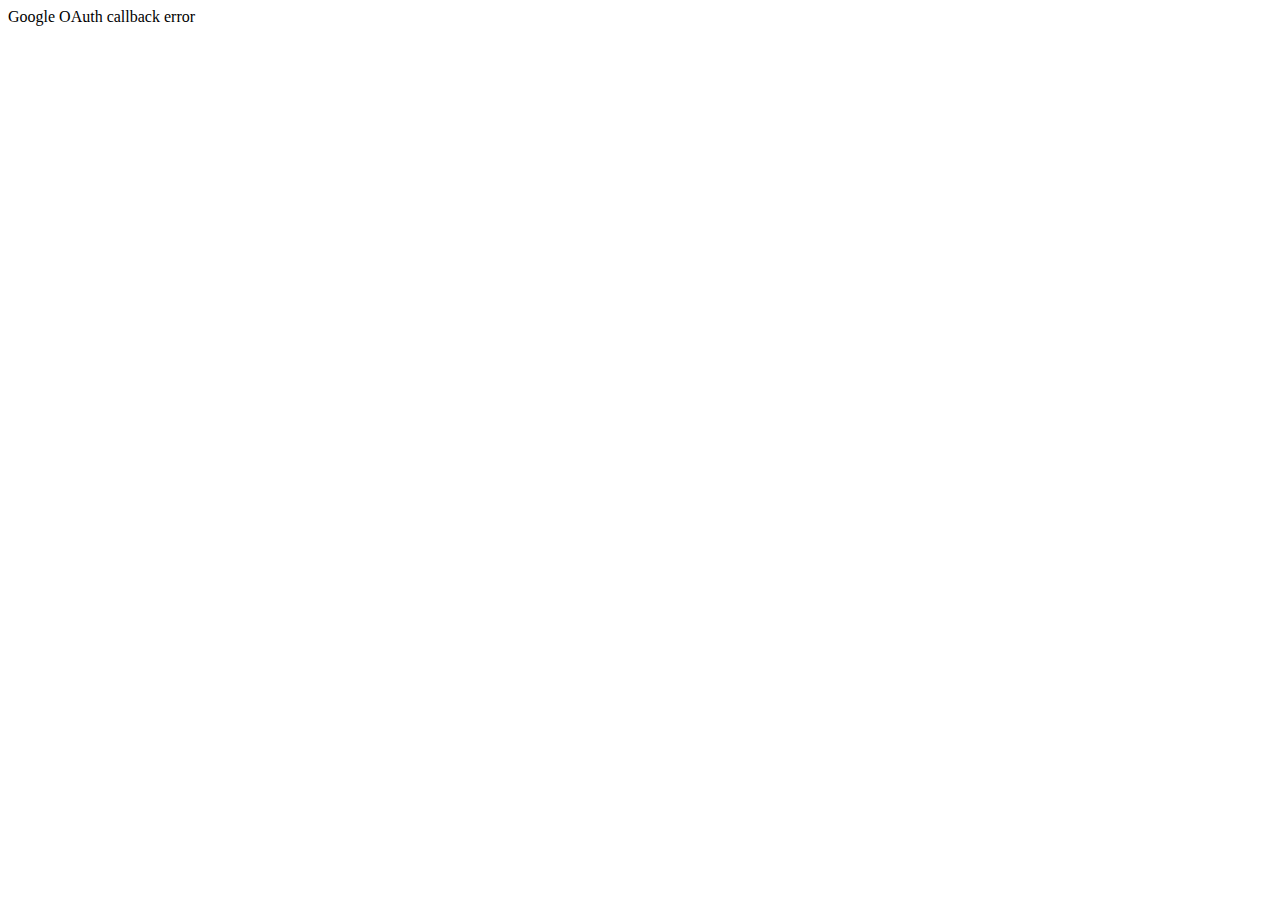
<file: google-callback.html>
<html>
<head>
  <title>Google Login Callback</title>
</head>
<body>
  <script>
    // Получаем id_token из URL fragment (#id_token=...)
    const fragment = window.location.hash.substring(1);
    const params = new URLSearchParams(fragment);
    const idToken = params.get('id_token');
    
    if (idToken && window.opener) {
      // Отправляем id_token родительскому окну
      window.opener.postMessage({
        type: 'google_oauth',
        id_token: idToken
      }, window.location.origin);
      
      // Закрываем popup
      window.close();
    } else {
      document.body.innerHTML = '<p>Google OAuth callback error</p>';
    }
  </script>
</body>
</html>
</file>
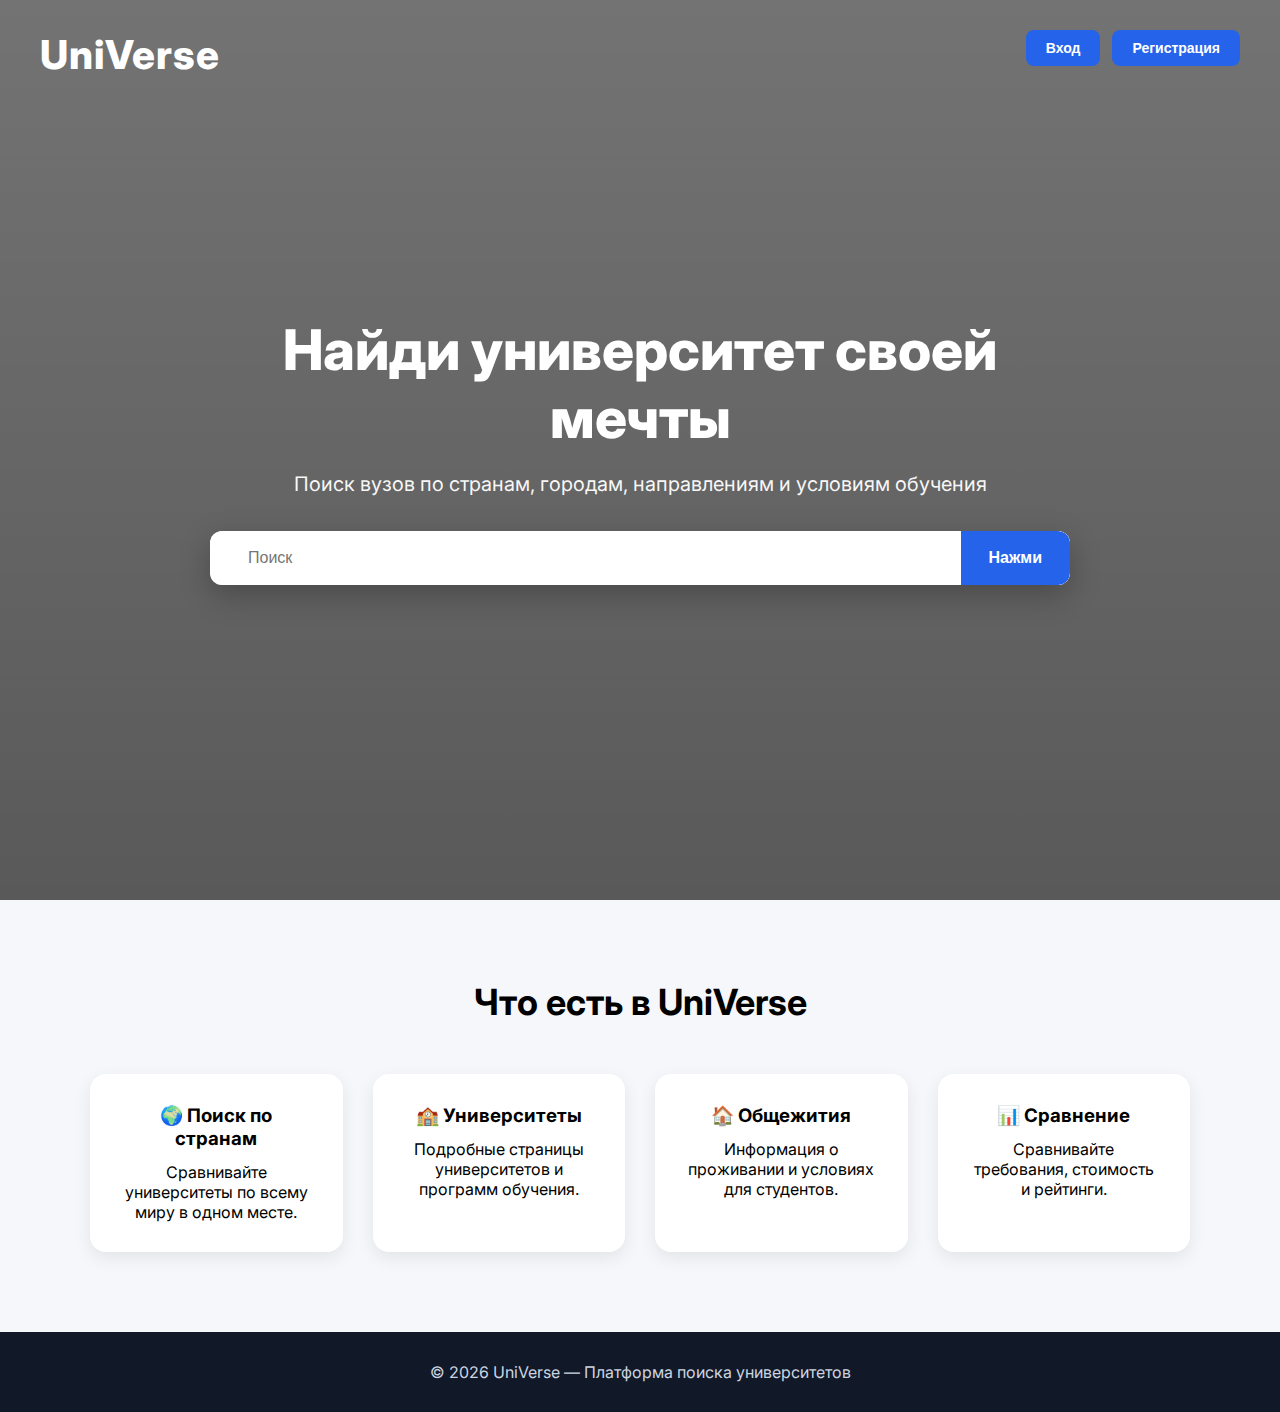
<file: index2.html>
<html lang="ru">
<head>
  <meta charset="UTF-8">
  <title>UniVerse — Поиск университетов</title>
  <meta name="viewport" content="width=device-width, initial-scale=1.0">

  <!-- Google Font -->
  <link href="https://fonts.googleapis.com/css2?family=Inter:wght@300;400;600;800&display=swap" rel="stylesheet">

  <!-- Google Sign-In -->
  <script src="https://accounts.google.com/gsi/client" async defer></script>

  <style>
    * {
      box-sizing: border-box;
      margin: 0;
      padding: 0;
    }
    body{
      background-image: url("https://farabi.university/storage/news/262188307964c79771ca15b412792309_b0d9d041-9927-4eb8-94d9-8d5670b25ba6.jpeg")
    }
    body, html {
      height: 100%;
      font-family: 'Inter', sans-serif;
    }

    /* FULLSCREEN HERO BACKGROUND */
    .hro{
      height: 100vh;
      margin: 0; /* убирает отступы */
      background-image: url("https://farabi.university/storage/news/262188307964c79771ca15b412792309_b0d9d041-9927-4eb8-94d9-8d5670b25ba6.jpeg"); /* путь к картине */
      background-repeat: no-repeat; /* чтобы не повторялась */
      background-size: cover; /* на всю ширину и высоту экрана */
      background-position: center; /* по центру */
    }
    .hero {
      position: relative;
      color: white;
      display: flex;
      width: 100%;
      align-items: center;
      justify-content: center;
      text-align: center;
    }

    /* dark overlay */
    .hero::after {
      content: "";
      position: absolute;
      inset: 0;
      background: linear-gradient(rgba(0,0,0,0.55), rgba(0,0,0,0.65));
    }

    .hero-content {
      position: relative;
      z-index: 2;
      max-width: 900px;
      padding: 20px;
    }

    .logo {
      font-size: 40px;
      font-weight: 800;
      letter-spacing: 1px;
      position: absolute;
      top: 30px;
      left: 40px;
      z-index: 3;
    }

    /* HEADER WITH AUTH BUTTONS */
    .header-auth {
      position: absolute;
      top: 30px;
      right: 40px;
      z-index: 3;
      display: flex;
      gap: 12px;
    }

    .header-auth button {
      background: #2563eb;
      color: white;
      border: none;
      padding: 10px 20px;
      border-radius: 8px;
      font-weight: 600;
      cursor: pointer;
      transition: 0.2s;
      font-size: 14px;
    }

    .header-auth button:hover {
      background: #1d4ed8;
    }

    .header-auth .logout-btn {
      background: #dc2626;
    }

    .header-auth .logout-btn:hover {
      background: #b91c1c;
    }

    /* MODAL STYLES */
    .auth-modal {
      display: none;
      position: fixed;
      z-index: 1000;
      left: 0;
      top: 0;
      width: 100%;
      height: 100%;
      background-color: rgba(0, 0, 0, 0.7);
      align-items: center;
      justify-content: center;
    }

    .auth-modal.show {
      display: flex;
    }

    .modal-content {
      background: white;
      padding: 40px;
      border-radius: 16px;
      width: 90%;
      max-width: 450px;
      box-shadow: 0 20px 60px rgba(0, 0, 0, 0.3);
    }

    .modal-header {
      display: flex;
      justify-content: space-between;
      align-items: center;
      margin-bottom: 30px;
    }

    .modal-header h2 {
      font-size: 28px;
      color: #111827;
      margin: 0;
    }

    .close-modal {
      font-size: 28px;
      font-weight: bold;
      color: #9ca3af;
      cursor: pointer;
      background: none;
      border: none;
      padding: 0;
    }

    .close-modal:hover {
      color: #111827;
    }

    /* TABS */
    .auth-tabs {
      display: flex;
      gap: 10px;
      margin-bottom: 20px;
      border-bottom: 2px solid #e5e7eb;
    }

    .tab-btn {
      background: none;
      border: none;
      padding: 12px 20px;
      font-size: 16px;
      font-weight: 600;
      color: #9ca3af;
      cursor: pointer;
      border-bottom: 3px solid transparent;
      transition: 0.2s;
    }

    .tab-btn.active {
      color: #2563eb;
      border-bottom-color: #2563eb;
    }

    /* FORM STYLES */
    .form-group {
      margin-bottom: 16px;
    }

    .form-group label {
      display: block;
      margin-bottom: 6px;
      font-weight: 600;
      color: #374151;
      font-size: 14px;
    }

    .form-group input {
      width: 100%;
      padding: 12px;
      border: 1px solid #d1d5db;
      border-radius: 8px;
      font-size: 14px;
      font-family: 'Inter', sans-serif;
      transition: 0.2s;
    }

    .form-group input:focus {
      outline: none;
      border-color: #2563eb;
      box-shadow: 0 0 0 3px rgba(37, 99, 235, 0.1);
    }

    .auth-form {
      display: none;
    }

    .auth-form.show {
      display: block;
    }

    .form-submit {
      width: 100%;
      padding: 12px;
      background: #2563eb;
      color: white;
      border: none;
      border-radius: 8px;
      font-size: 16px;
      font-weight: 600;
      cursor: pointer;
      transition: 0.2s;
      margin-top: 8px;
    }

    .form-submit:hover {
      background: #1d4ed8;
    }

    .form-footer {
      text-align: center;
      margin-top: 16px;
      font-size: 14px;
      color: #6b7280;
    }

    .form-footer a {
      color: #2563eb;
      cursor: pointer;
      font-weight: 600;
      text-decoration: none;
    }

    .form-footer a:hover {
      text-decoration: underline;
    }

    /* GOOGLE SIGN-IN STYLES */
    .divider {
      display: flex;
      align-items: center;
      margin: 20px 0;
      color: #9ca3af;
      font-size: 14px;
    }

    .divider::before,
    .divider::after {
      content: '';
      flex: 1;
      height: 1px;
      background: #d1d5db;
    }

    .divider::before {
      margin-right: 12px;
    }

    .divider::after {
      margin-left: 12px;
    }

    .google-btn {
      width: 100%;
      padding: 12px;
      background: white;
      color: #374151;
      border: 1px solid #d1d5db;
      border-radius: 8px;
      font-size: 14px;
      font-weight: 600;
      cursor: pointer;
      transition: 0.2s;
      display: flex;
      align-items: center;
      justify-content: center;
      gap: 10px;
    }

    .google-btn:hover {
      background: #f9fafb;
      border-color: #9ca3af;
    }

    .user-status {
      color: white;
      font-weight: 600;
    }

    h1 {
      font-size: 56px;
      font-weight: 800;
      margin-bottom: 20px;
    }

    .subtitle {
      font-size: 20px;
      opacity: 0.95;
      margin-bottom: 35px;
    }

    /* SEARCH BAR */
    .search-box {
      display: flex;
      background: white;
      border-radius: 12px;
      overflow: hidden;
      box-shadow: 0 10px 30px rgba(0,0,0,0.25);
    }

    .search-box input {
      flex: 1;
      border: none;
      padding: 18px;
      font-size: 16px;
      outline: none;
    }

    .search-box button {
      background: #2563eb;
      color: white;
      border: none;
      padding: 0 28px;
      font-size: 16px;
      font-weight: 600;
      cursor: pointer;
      transition: 0.2s;
    }

    .search-box button:hover {
      background: #1d4ed8;
    }

    /* FEATURES SECTION */
    .features {
      padding: 80px 20px;
      background: #f5f7fb;
      text-align: center;
    }

    .features h2 {
      font-size: 36px;
      margin-bottom: 50px;
    }

    .grid {
      display: grid;
      grid-template-columns: repeat(auto-fit, minmax(240px, 1fr));
      gap: 30px;
      max-width: 1100px;
      margin: auto;
      text-decoration: none; 
      color: black;
    }

    .card {
      background: white;
      padding: 30px;
      border-radius: 16px;
      box-shadow: 0 6px 18px rgba(0,0,0,0.08);
      transition: 0.25s;
      text-decoration: none; 
      color: black;
    }

    .card:hover {
      transform: translateY(-6px);
    }

    .card h3 {
      margin-bottom: 12px;
    }

    footer {
      padding: 30px;
      text-align: center;
      background: #111827;
      color: #cbd5e1;
    }

    @media (max-width: 700px) {
      h1 { font-size: 36px; }
      .subtitle { font-size: 16px; }
      .search-box { flex-direction: column; }
      .search-box button { padding: 16px; }
      .modal-content {
        width: 95%;
        padding: 30px 20px;
      }
      .header-auth {
        right: 20px;
        top: 20px;
      }
      .logo {
        left: 20px;
        top: 20px;
        font-size: 28px;
      }
    }
  </style>
</head>

<body>

  <script>
    // Если страница открыта как redirect_uri после OAuth popup, пробуем отправить id_token обратно в opener
    (function() {
      try {
        if (window.opener && window.location.hash) {
          const hash = window.location.hash.substring(1); // убираем '#'
          const params = new URLSearchParams(hash);
          const id_token = params.get('id_token') || params.get('token') || params.get('access_token');
          if (id_token) {
            // отправляем в окно-открывашку
            window.opener.postMessage({ type: 'google_oauth', id_token: id_token }, window.location.origin);
            // закрываем popup спустя немного
            setTimeout(() => window.close(), 500);
          }
        }
      } catch (e) {
        console.warn('OAuth redirect handler error:', e);
      }
    })();
  </script>

  <!-- AUTH MODAL -->
  <div id="authModal" class="auth-modal">
    <div class="modal-content">
      <div class="modal-header">
        <h2 id="modalTitle">Вход</h2>
        <button class="close-modal" onclick="closeAuthModal()">&times;</button>
      </div>

      <!-- TABS -->
      <div class="auth-tabs">
        <button class="tab-btn active" onclick="switchTab('login')">Вход</button>
        <button class="tab-btn" onclick="switchTab('register')">Регистрация</button>
      </div>

      <!-- LOGIN FORM -->
      <form id="loginForm" class="auth-form show">
        <div class="form-group">
          <label for="loginEmail">Email</label>
          <input type="email" id="loginEmail" placeholder="Введите вашу почту" required>
        </div>
        <div class="form-group">
          <label for="loginPassword">Пароль</label>
          <input type="password" id="loginPassword" placeholder="Введите пароль" required>
        </div>
        <button type="submit" class="form-submit">Войти</button>
        <div class="form-footer">
          Нет аккаунта? <a onclick="switchTab('register')">Зарегистрируйтесь</a>
        </div>
        <div class="divider">или</div>
        <button type="button" class="google-btn" onclick="handleGoogleLogin()">
          <svg width="18" height="18" viewBox="0 0 24 24">
            <path fill="#4285F4" d="M22.56 12.25c0-.78-.07-1.53-.2-2.25H12v4.26h5.92c-.26 1.37-1.04 2.53-2.21 3.31v2.77h3.57c2.08-1.92 3.28-4.74 3.28-8.09z"/>
            <path fill="#34A853" d="M12 23c2.97 0 5.46-.98 7.28-2.66l-3.57-2.77c-.98.66-2.23 1.06-3.71 1.06-2.86 0-5.29-1.93-6.16-4.53H2.18v2.84C3.99 20.53 7.7 23 12 23z"/>
            <path fill="#FBBC05" d="M5.84 14.09c-.22-.66-.35-1.36-.35-2.09s.13-1.43.35-2.09V7.07H2.18C1.43 8.55 1 10.22 1 12s.43 3.45 1.18 4.93l2.85-2.22.81-.62z"/>
            <path fill="#EA4335" d="M12 5.38c1.62 0 3.06.56 4.21 1.64l3.15-3.15C17.45 2.09 14.97 1 12 1 7.7 1 3.99 3.47 2.18 7.07l3.66 2.84c.87-2.6 3.3-4.53 6.16-4.53z"/>
          </svg>
          Войти через Google
        </button>
      </form>

      <!-- REGISTER FORM -->
      <form id="registerForm" class="auth-form">
        <div class="form-group">
          <label for="regUsername">Имя пользователя</label>
          <input type="text" id="regUsername" placeholder="Ваше имя" required>
        </div>
        <div class="form-group">
          <label for="regEmail">Email</label>
          <input type="email" id="regEmail" placeholder="Ваша почта" required>
        </div>
        <div class="form-group">
          <label for="regPassword">Пароль</label>
          <input type="password" id="regPassword" placeholder="Придумайте пароль" required>
        </div>
        <button type="submit" class="form-submit">Зарегистрироваться</button>
        <div class="form-footer">
          Уже есть аккаунт? <a onclick="switchTab('login')">Войдите</a>
        </div>
        <div class="divider">или</div>
        <button type="button" class="google-btn" onclick="handleGoogleLogin('register')">
          <svg width="18" height="18" viewBox="0 0 24 24">
            <path fill="#4285F4" d="M22.56 12.25c0-.78-.07-1.53-.2-2.25H12v4.26h5.92c-.26 1.37-1.04 2.53-2.21 3.31v2.77h3.57c2.08-1.92 3.28-4.74 3.28-8.09z"/>
            <path fill="#34A853" d="M12 23c2.97 0 5.46-.98 7.28-2.66l-3.57-2.77c-.98.66-2.23 1.06-3.71 1.06-2.86 0-5.29-1.93-6.16-4.53H2.18v2.84C3.99 20.53 7.7 23 12 23z"/>
            <path fill="#FBBC05" d="M5.84 14.09c-.22-.66-.35-1.36-.35-2.09s.13-1.43.35-2.09V7.07H2.18C1.43 8.55 1 10.22 1 12s.43 3.45 1.18 4.93l2.85-2.22.81-.62z"/>
            <path fill="#EA4335" d="M12 5.38c1.62 0 3.06.56 4.21 1.64l3.15-3.15C17.45 2.09 14.97 1 12 1 7.7 1 3.99 3.47 2.18 7.07l3.66 2.84c.87-2.6 3.3-4.53 6.16-4.53z"/>
          </svg>
          Регистрация через Google
        </button>
      </form>
    </div>
  </div>

  <div class="hero hro">
    <div class="logo">UniVerse</div>

    <div class="header-auth" id="headerAuth">
      <button onclick="openAuthModal()">Вход</button>
      <button onclick="openAuthModal('register')">Регистрация</button>
    </div>

    <div class="header-auth" id="userInfo" style="display: none;">
      <span class="user-status" id="userStatus"></span>
      <button class="logout-btn" onclick="logout()">Выход</button>
    </div>

    <div class="hero-content">
      <h1>Найди университет своей мечты</h1>
      <p class="subtitle">Поиск вузов по странам, городам, направлениям и условиям обучения</p>

      <div class="search-box">
        <form class="search-box" style="width:1000px;">
          <input style="width:200px; margin-left: 20px;" list="countries" id="countryInput" placeholder="Поиск ">
          <datalist id="countries">
            <option value="Универы">
            <option value="Общежитие">
            <option value="Страны">
          </datalist>
           <button type="button" onclick="searchUniversities()">Нажми</button>
        </form>
      </div>
    </div>
  </div>


  <script>
  function searchUniversities() {
    const country = document.getElementById("countryInput").value;

    if (country === "Универы" || country === "универы" || country === "универ"  || country === "Универ") {
      window.location.href = "index.html";
    } 
    else if (country === "Общежитие" || country === "общежитие") {
      window.location.href = "obshaga/obshaga.html";
    } 
    else if (country === "Страны" || country === "страны" || country === "страна" || country === "Страны") {
      window.location.href = "country.html";
    } 
    else {
      alert("Страна не найдена ❌");
    }
  }
</script>



  <section class="features">
    <h2>Что есть в UniVerse</h2>

    <div class="grid" >
      <div class="card"><a href="/countri.html" style="text-decoration: none; color: black;">
        <h3>🌍 Поиск по странам</h3>
        <p>Сравнивайте университеты по всему миру в одном месте.</p>
      </a></div>

      <div class="card"> <a href="/index.html" style="text-decoration: none; color: black;">
        <h3>🏫 Университеты</h3>
        <p>Подробные страницы университетов и программ обучения.</p>
      </a></div>

      <div class="card"
      ss="card"> <a href="/obshaga/obshaga.html" style="text-decoration: none; color: black;">
        <h3>🏠 Общежития</h3>
        <p>Информация о проживании и условиях для студентов.</p>
      </a></div>

      <div class="card">
        <h3>📊 Сравнение</h3>
        <p>Сравнивайте требования, стоимость и рейтинги.</p>
      </div>
    </div>
   
  </section>

  <footer>
    © 2026 UniVerse — Платформа поиска университетов
  </footer>

  <!-- AUTH SCRIPTS -->
  <script src="config.js"></script>
  <script src="app.js"></script>
  <script>
    // Modal management
    function openAuthModal(tab = 'login') {
      document.getElementById('authModal').classList.add('show');
      if (tab === 'register') {
        switchTab('register');
      }
    }

    function closeAuthModal() {
      document.getElementById('authModal').classList.remove('show');
    }

    function switchTab(tab) {
      const loginForm = document.getElementById('loginForm');
      const registerForm = document.getElementById('registerForm');
      const tabButtons = document.querySelectorAll('.tab-btn');
      const modalTitle = document.getElementById('modalTitle');

      if (tab === 'login') {
        loginForm.classList.add('show');
        registerForm.classList.remove('show');
        tabButtons[0].classList.add('active');
        tabButtons[1].classList.remove('active');
        modalTitle.innerText = 'Вход';
      } else {
        loginForm.classList.remove('show');
        registerForm.classList.add('show');
        tabButtons[0].classList.remove('active');
        tabButtons[1].classList.add('active');
        modalTitle.innerText = 'Регистрация';
      }
    }

    // Close modal on escape key
    document.addEventListener('keydown', function(e) {
      if (e.key === 'Escape') {
        closeAuthModal();
      }
    });

    // Close modal on outside click
    document.getElementById('authModal').addEventListener('click', function(e) {
      if (e.target === this) {
        closeAuthModal();
      }
    });

    // Check user status on page load
    window.addEventListener('load', function() {
      const currentUser = JSON.parse(localStorage.getItem('universe_currentUser'));
      if (currentUser) {
        document.getElementById('headerAuth').style.display = 'none';
        document.getElementById('userInfo').style.display = 'flex';
        document.getElementById('userStatus').innerText = 'Привет, ' + currentUser.username + '!';
      }
    });

    // Custom form handling for modal forms
    const modalLoginForm = document.getElementById('loginForm');
    const modalRegisterForm = document.getElementById('registerForm');

    modalLoginForm.addEventListener('submit', function(e) {
      e.preventDefault();
      const email = document.getElementById('loginEmail').value;
      const password = document.getElementById('loginPassword').value;

      let users = JSON.parse(localStorage.getItem('universe_users')) || [];
      const user = users.find(u => u.email === email && u.password === password);

      if (!user) {
        alert('Неверный email или пароль');
        return;
      }

      localStorage.setItem('universe_currentUser', JSON.stringify(user));
      closeAuthModal();
      document.getElementById('headerAuth').style.display = 'none';
      document.getElementById('userInfo').style.display = 'flex';
      document.getElementById('userStatus').innerText = 'Привет, ' + user.username + '!';
      modalLoginForm.reset();
    });

    modalRegisterForm.addEventListener('submit', function(e) {
      e.preventDefault();
      const username = document.getElementById('regUsername').value;
      const email = document.getElementById('regEmail').value;
      const password = document.getElementById('regPassword').value;

      let users = JSON.parse(localStorage.getItem('universe_users')) || [];

      if (users.find(u => u.email === email)) {
        alert('Пользователь с такой почтой уже существует!');
        return;
      }

      users.push({ username, email, password });
      localStorage.setItem('universe_users', JSON.stringify(users));

      alert('Регистрация успешна! Теперь войдите в свой аккаунт.');
      switchTab('login');
      modalRegisterForm.reset();
    });

    function logout() {
      localStorage.removeItem('universe_currentUser');
      document.getElementById('headerAuth').style.display = 'flex';
      document.getElementById('userInfo').style.display = 'none';
      alert('Вы вышли из аккаунта');
      window.location.href = 'index2.html';
    }
  </script>

</body>
</html>
</file>
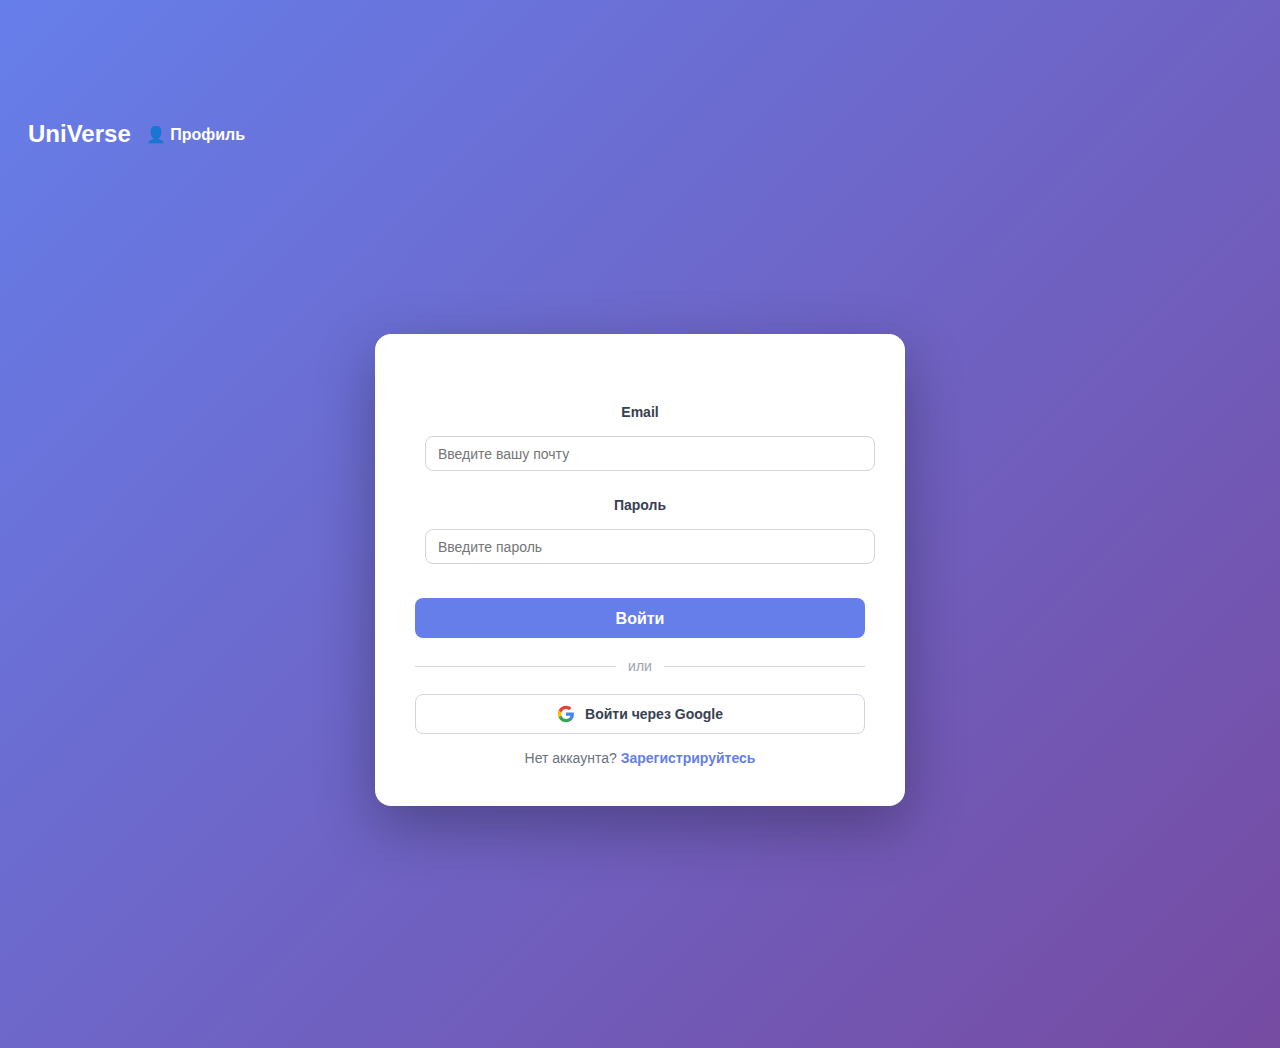
<file: login.html>
<!DOCTYPE html>
<html>
<head>
  <title>UniVerse - Вход</title>
  <link rel="stylesheet" href="style.css">
  <!-- Google Sign-In -->
  <script src="https://accounts.google.com/gsi/client" async defer></script>
  <style>
    body {
      display: flex;
      justify-content: center;
      align-items: center;
      min-height: 100vh;
      background: linear-gradient(135deg, #667eea 0%, #764ba2 100%);
      font-family: 'Inter', sans-serif;
      padding: 20px;
      position: relative;
    }

    .header-top {
      position: absolute;
      top: 20px;
      left: 20px;
      display: flex;
      gap: 15px;
      align-items: center;
    }

    .header-top a {
      color: white;
      text-decoration: none;
      font-weight: 600;
      transition: opacity 0.3s;
    }

    .header-top a:hover {
      opacity: 0.8;
    }

    .header-top .logo {
      color: white;
      font-size: 24px;
      font-weight: 700;
    }

    .auth-container {
      background: white;
      padding: 40px;
      border-radius: 16px;
      box-shadow: 0 20px 60px rgba(0, 0, 0, 0.3);
      width: 100%;
      max-width: 450px;
    }

    .auth-header {
      text-align: center;
      margin-bottom: 30px;
    }

    .auth-header h2 {
      font-size: 28px;
      color: #111827;
      margin: 0 0 10px 0;
    }

    .auth-header p {
      color: #6b7280;
      font-size: 14px;
      margin: 0;
    }

    .form-group {
      margin-bottom: 16px;
    }

    .form-group label {
      display: block;
      margin-bottom: 6px;
      font-weight: 600;
      color: #374151;
      font-size: 14px;
    }

    .form-group input {
      width: 100%;
      padding: 12px;
      border: 1px solid #d1d5db;
      border-radius: 8px;
      font-size: 14px;
      font-family: 'Inter', sans-serif;
      transition: 0.2s;
      box-sizing: border-box;
    }

    .form-group input:focus {
      outline: none;
      border-color: #667eea;
      box-shadow: 0 0 0 3px rgba(102, 126, 234, 0.1);
    }

    .form-submit {
      width: 100%;
      padding: 12px;
      background: #667eea;
      color: white;
      border: none;
      border-radius: 8px;
      font-size: 16px;
      font-weight: 600;
      cursor: pointer;
      transition: 0.2s;
      margin-top: 8px;
    }

    .form-submit:hover {
      background: #5568d3;
    }

    .divider {
      display: flex;
      align-items: center;
      margin: 20px 0;
      color: #9ca3af;
      font-size: 14px;
    }

    .divider::before,
    .divider::after {
      content: '';
      flex: 1;
      height: 1px;
      background: #d1d5db;
    }

    .divider::before {
      margin-right: 12px;
    }

    .divider::after {
      margin-left: 12px;
    }

    .google-btn {
      width: 100%;
      padding: 12px;
      background: white;
      color: #374151;
      border: 1px solid #d1d5db;
      border-radius: 8px;
      font-size: 14px;
      font-weight: 600;
      cursor: pointer;
      transition: 0.2s;
      display: flex;
      align-items: center;
      justify-content: center;
      gap: 10px;
    }

    .google-btn:hover {
      background: #f9fafb;
      border-color: #9ca3af;
    }

    .form-footer {
      text-align: center;
      margin-top: 16px;
      font-size: 14px;
      color: #6b7280;
    }

    .form-footer a {
      color: #667eea;
      cursor: pointer;
      font-weight: 600;
      text-decoration: none;
    }

    .form-footer a:hover {
      text-decoration: underline;
    }

    h2 {
      display: none;
    }

    p {
      display: none;
    }
  </style>
</head>
<body>

<div class="header-top">
  <div class="logo">UniVerse</div>
  <a href="profile.html">👤 Профиль</a>
</div>

<div class="auth-container">
  <div class="auth-header">
    <h2>Вход в UniVerse</h2>
    <p>Введите ваши учетные данные</p>
  </div>

  <form id="loginForm">
    <div class="form-group">
      <label for="loginEmail">Email</label>
      <input type="email" id="loginEmail" placeholder="Введите вашу почту" required>
    </div>
    <div class="form-group">
      <label for="loginPassword">Пароль</label>
      <input type="password" id="loginPassword" placeholder="Введите пароль" required>
    </div>
    <button type="submit" class="form-submit">Войти</button>
  </form>

  <div class="divider">или</div>

  <button type="button" class="google-btn" onclick="handleGoogleLogin('login')">
    <svg width="18" height="18" viewBox="0 0 24 24">
      <path fill="#4285F4" d="M22.56 12.25c0-.78-.07-1.53-.2-2.25H12v4.26h5.92c-.26 1.37-1.04 2.53-2.21 3.31v2.77h3.57c2.08-1.92 3.28-4.74 3.28-8.09z"/>
      <path fill="#34A853" d="M12 23c2.97 0 5.46-.98 7.28-2.66l-3.57-2.77c-.98.66-2.23 1.06-3.71 1.06-2.86 0-5.29-1.93-6.16-4.53H2.18v2.84C3.99 20.53 7.7 23 12 23z"/>
      <path fill="#FBBC05" d="M5.84 14.09c-.22-.66-.35-1.36-.35-2.09s.13-1.43.35-2.09V7.07H2.18C1.43 8.55 1 10.22 1 12s.43 3.45 1.18 4.93l2.85-2.22.81-.62z"/>
      <path fill="#EA4335" d="M12 5.38c1.62 0 3.06.56 4.21 1.64l3.15-3.15C17.45 2.09 14.97 1 12 1 7.7 1 3.99 3.47 2.18 7.07l3.66 2.84c.87-2.6 3.3-4.53 6.16-4.53z"/>
    </svg>
    Войти через Google
  </button>

  <div class="form-footer">
    Нет аккаунта? <a href="register.html">Зарегистрируйтесь</a>
  </div>
</div>

<script src="config.js"></script>
<script src="app.js"></script>

</body>
</html>
</file>
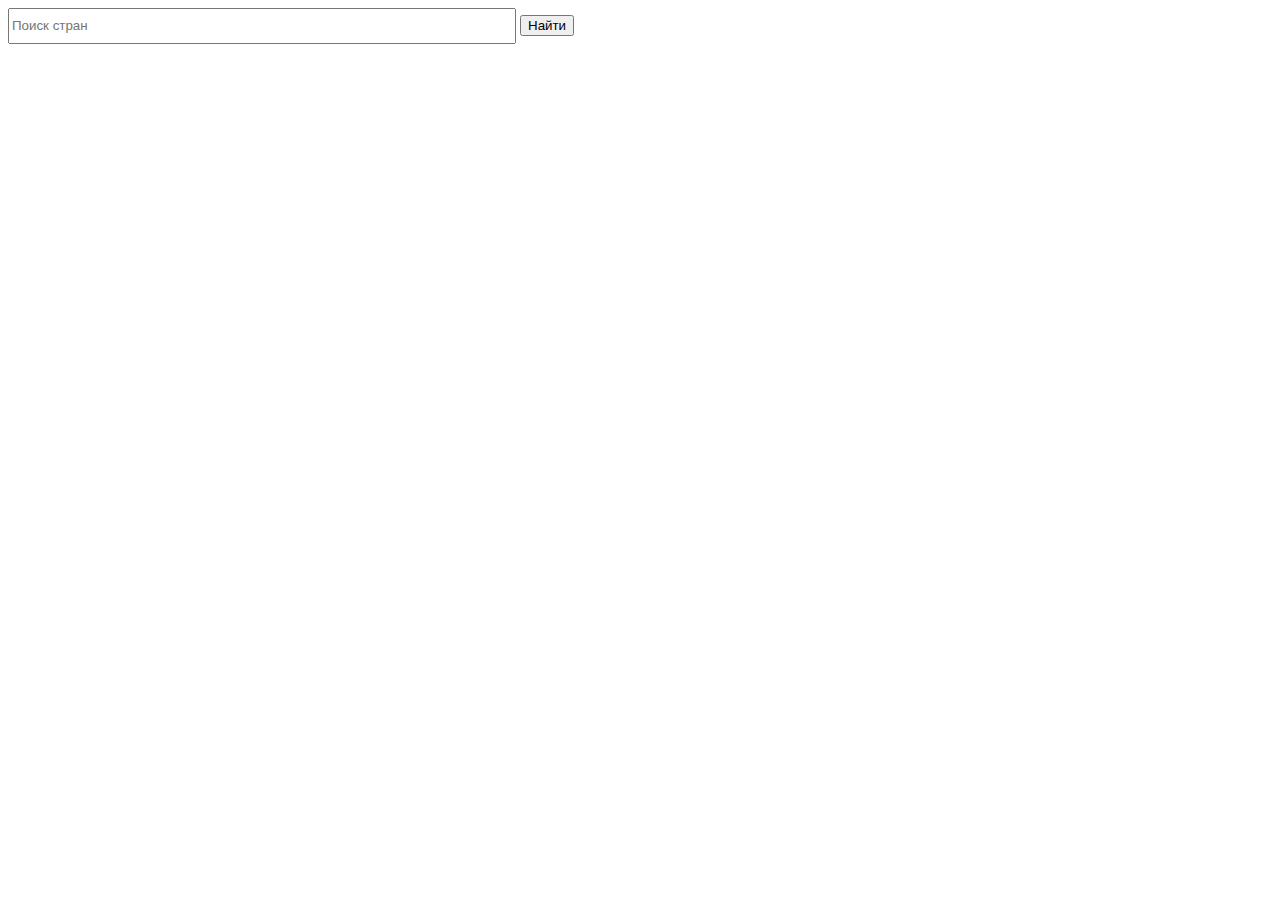
<file: my.html>
<!DOCTYPE html>
<html>
<head>
  <title>Поиск университетов</title>
</head>
<body>

<form class="form">
  <input
    style="width:500px; height:30px;"
    list="countries"
    id="countryInput"
    placeholder="Поиск стран">

  <datalist id="countries">
    <option value="Казахстан">
    <option value="США">
    <option value="Великобритания">
  </datalist>

  <button type="button" onclick="searchUniversities()">Найти</button>
</form>

<script>
  function searchUniversities() {
    const country = document.getElementById("countryInput").value;

    if (country === "Казахстан") {
      window.location.href = "/univer/kazakhstan/kazakstan.html";
    } 
    else if (country === "США") {
      window.location.href = "univer/UST/USA.html";
    } 
    else if (country === "Великобритания") {
      window.location.href = "/univer/uk.html";
    } 
    else {
      alert("Страна не найдена ❌");
    }

  }

</script>

</body>
</html>
</file>
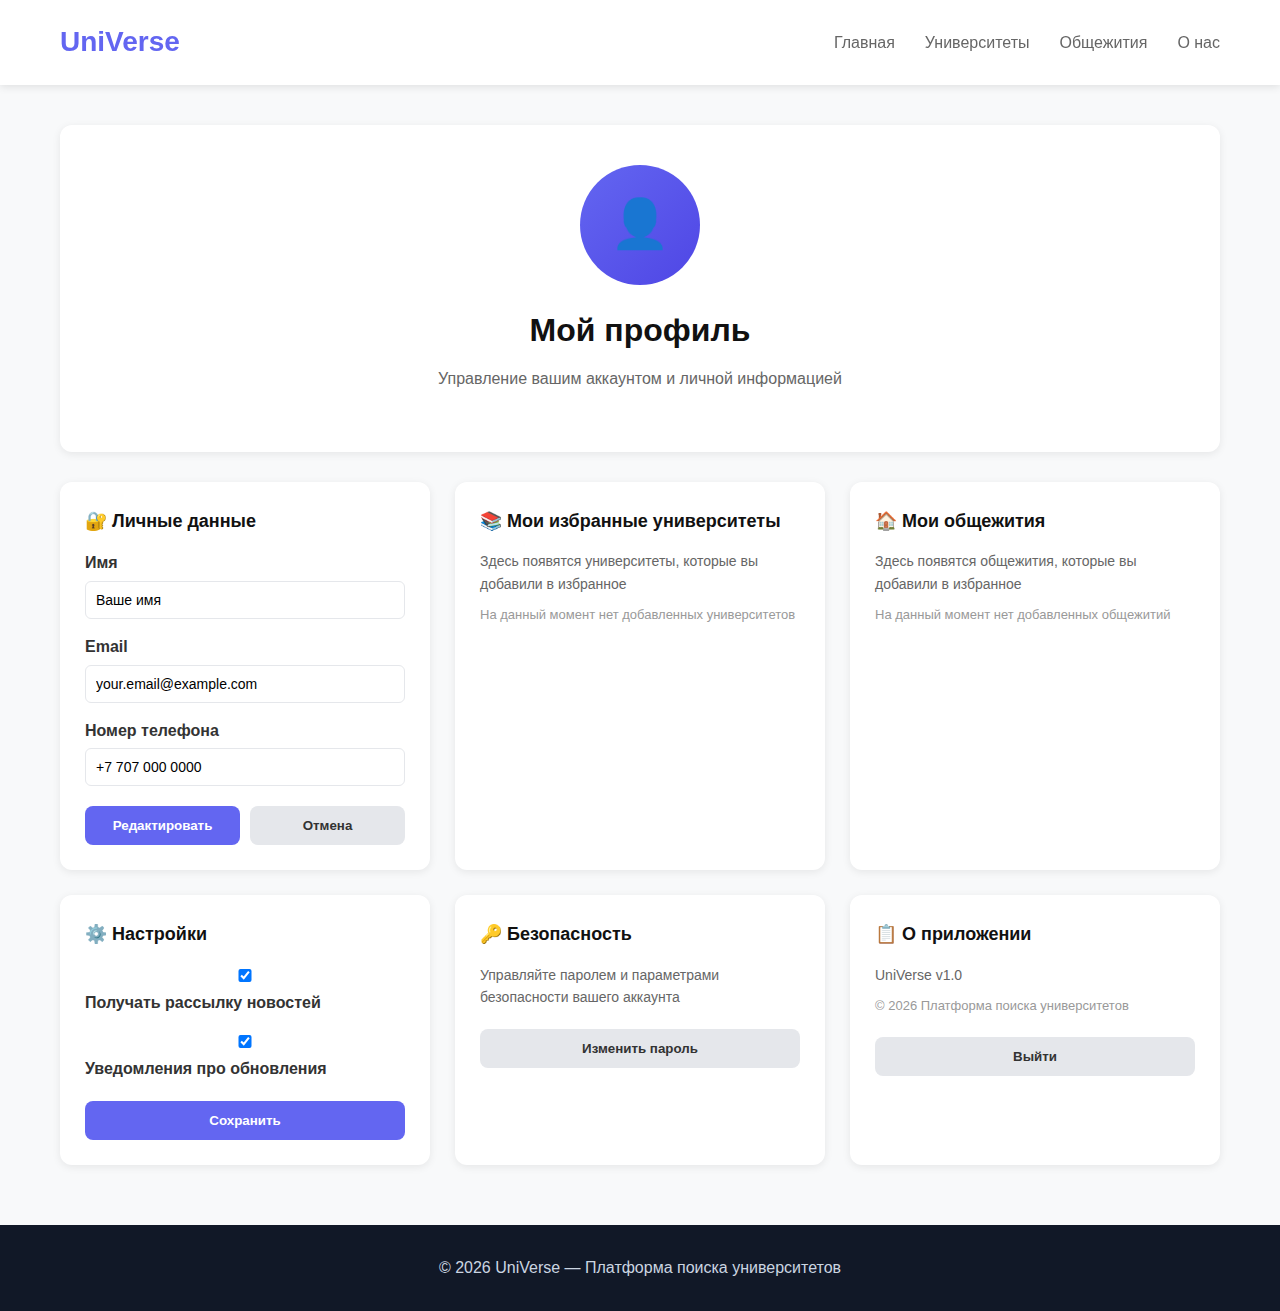
<file: profile.html>
<!DOCTYPE html>
<html lang="ru">
<head>
  <meta charset="UTF-8">
  <meta name="viewport" content="width=device-width, initial-scale=1.0">
  <title>Мой профиль - UniVerse</title>
  <style>
    * {
      margin: 0;
      padding: 0;
      box-sizing: border-box;
    }

    body {
      font-family: "Inter", -apple-system, BlinkMacSystemFont, "Segoe UI", sans-serif;
      background-color: #f8f9fa;
      color: #333;
      line-height: 1.6;
    }

    header {
      position: sticky;
      top: 0;
      background-color: white;
      box-shadow: 0 2px 8px rgba(0, 0, 0, 0.1);
      z-index: 100;
    }

    .header-container {
      max-width: 1200px;
      margin: 0 auto;
      padding: 20px;
      display: flex;
      justify-content: space-between;
      align-items: center;
    }

    .logo {
      font-size: 28px;
      font-weight: 700;
      color: #6366f1;
    }

    .nav-right {
      display: flex;
      gap: 30px;
      align-items: center;
    }

    nav {
      display: flex;
      gap: 30px;
    }

    nav a {
      text-decoration: none;
      color: #666;
      font-weight: 500;
      transition: color 0.3s;
    }

    nav a:hover {
      color: #6366f1;
    }

    .profile-btn {
      padding: 10px 20px;
      background-color: #6366f1;
      color: white;
      border: none;
      border-radius: 8px;
      font-weight: 600;
      cursor: pointer;
      text-decoration: none;
      transition: background-color 0.3s;
    }

    .profile-btn:hover {
      background-color: #4f46e5;
    }

    .profile-container {
      max-width: 1200px;
      margin: 40px auto;
      padding: 0 20px;
    }

    .profile-header {
      background: white;
      border-radius: 12px;
      padding: 40px;
      box-shadow: 0 2px 8px rgba(0, 0, 0, 0.08);
      margin-bottom: 30px;
      text-align: center;
    }

    .avatar {
      width: 120px;
      height: 120px;
      border-radius: 50%;
      background: linear-gradient(135deg, #6366f1 0%, #4f46e5 100%);
      margin: 0 auto 20px;
      display: flex;
      align-items: center;
      justify-content: center;
      color: white;
      font-size: 48px;
      font-weight: bold;
    }

    .profile-header h1 {
      font-size: 32px;
      margin-bottom: 10px;
      color: #111;
    }

    .profile-header p {
      font-size: 16px;
      color: #666;
      margin-bottom: 20px;
    }

    .profile-grid {
      display: grid;
      grid-template-columns: repeat(auto-fit, minmax(300px, 1fr));
      gap: 25px;
    }

    .profile-card {
      background: white;
      border-radius: 12px;
      padding: 25px;
      box-shadow: 0 2px 8px rgba(0, 0, 0, 0.08);
    }

    .profile-card h3 {
      font-size: 18px;
      font-weight: 600;
      color: #111;
      margin-bottom: 15px;
      display: flex;
      align-items: center;
      gap: 10px;
    }

    .profile-card p {
      font-size: 14px;
      color: #666;
      line-height: 1.6;
    }

    .profile-field {
      margin-bottom: 15px;
    }

    .profile-field label {
      font-weight: 600;
      color: #333;
      display: block;
      margin-bottom: 5px;
    }

    .profile-field input {
      width: 100%;
      padding: 10px;
      border: 1px solid #e5e7eb;
      border-radius: 6px;
      font-size: 14px;
    }

    .btn-group {
      display: flex;
      gap: 10px;
      margin-top: 20px;
    }

    .btn {
      flex: 1;
      padding: 12px;
      border: none;
      border-radius: 8px;
      font-weight: 600;
      cursor: pointer;
      transition: all 0.3s;
    }

    .btn-primary {
      background-color: #6366f1;
      color: white;
    }

    .btn-primary:hover {
      background-color: #4f46e5;
    }

    .btn-secondary {
      background-color: #e5e7eb;
      color: #333;
    }

    .btn-secondary:hover {
      background-color: #d1d5db;
    }

    footer {
      background: #111827;
      color: #cbd5e1;
      text-align: center;
      padding: 30px 20px;
      margin-top: 60px;
    }

    @media (max-width: 768px) {
      .profile-grid {
        grid-template-columns: 1fr;
      }

      nav {
        gap: 15px;
      }

      .header-container {
        flex-wrap: wrap;
      }

      .nav-right {
        flex-direction: column;
        width: 100%;
        gap: 15px;
      }

      .profile-header {
        padding: 20px;
      }
    }
  </style>
</head>

<body>

  <header>
    <div class="header-container">
      <div class="logo">UniVerse</div>
      <div class="nav-right">
        <nav>
          <a href="/index2.html">Главная</a>
          <a href="/index.html">Университеты</a>
          <a href="/obshaga/obshaga.html">Общежития</a>
          <a href="/info.html">О нас</a>
        </nav>
      </div>
    </div>
  </header>

  <div class="profile-container">
    <div class="profile-header">
      <div class="avatar">👤</div>
      <h1>Мой профиль</h1>
      <p>Управление вашим аккаунтом и личной информацией</p>
    </div>

    <div class="profile-grid">
      <div class="profile-card">
        <h3>🔐 Личные данные</h3>
        <div class="profile-field">
          <label>Имя</label>
          <input type="text" value="Ваше имя" readonly>
        </div>
        <div class="profile-field">
          <label>Email</label>
          <input type="email" value="your.email@example.com" readonly>
        </div>
        <div class="profile-field">
          <label>Номер телефона</label>
          <input type="tel" value="+7 707 000 0000" readonly>
        </div>
        <div class="btn-group">
          <button class="btn btn-primary">Редактировать</button>
          <button class="btn btn-secondary">Отмена</button>
        </div>
      </div>

      <div class="profile-card">
        <h3>📚 Мои избранные университеты</h3>
        <p>Здесь появятся университеты, которые вы добавили в избранное</p>
        <p style="margin-top: 10px; color: #999; font-size: 13px;">На данный момент нет добавленных университетов</p>
      </div>

      <div class="profile-card">
        <h3>🏠 Мои общежития</h3>
        <p>Здесь появятся общежития, которые вы добавили в избранное</p>
        <p style="margin-top: 10px; color: #999; font-size: 13px;">На данный момент нет добавленных общежитий</p>
      </div>

      <div class="profile-card">
        <h3>⚙️ Настройки</h3>
        <div class="profile-field">
          <label>
            <input type="checkbox" checked> Получать рассылку новостей
          </label>
        </div>
        <div class="profile-field">
          <label>
            <input type="checkbox" checked> Уведомления про обновления
          </label>
        </div>
        <div class="btn-group">
          <button class="btn btn-primary">Сохранить</button>
        </div>
      </div>

      <div class="profile-card">
        <h3>🔑 Безопасность</h3>
        <p>Управляйте паролем и параметрами безопасности вашего аккаунта</p>
        <div class="btn-group">
          <button class="btn btn-secondary">Изменить пароль</button>
        </div>
      </div>

      <div class="profile-card">
        <h3>📋 О приложении</h3>
        <p>UniVerse v1.0</p>
        <p style="margin-top: 10px; font-size: 13px; color: #999;">© 2026 Платформа поиска университетов</p>
        <div class="btn-group">
          <button class="btn btn-secondary" onclick="alert('Выход из аккаунта')">Выйти</button>
        </div>
      </div>
    </div>
  </div>

  <footer>
    © 2026 UniVerse — Платформа поиска университетов
  </footer>

</body>
</html>
</file>
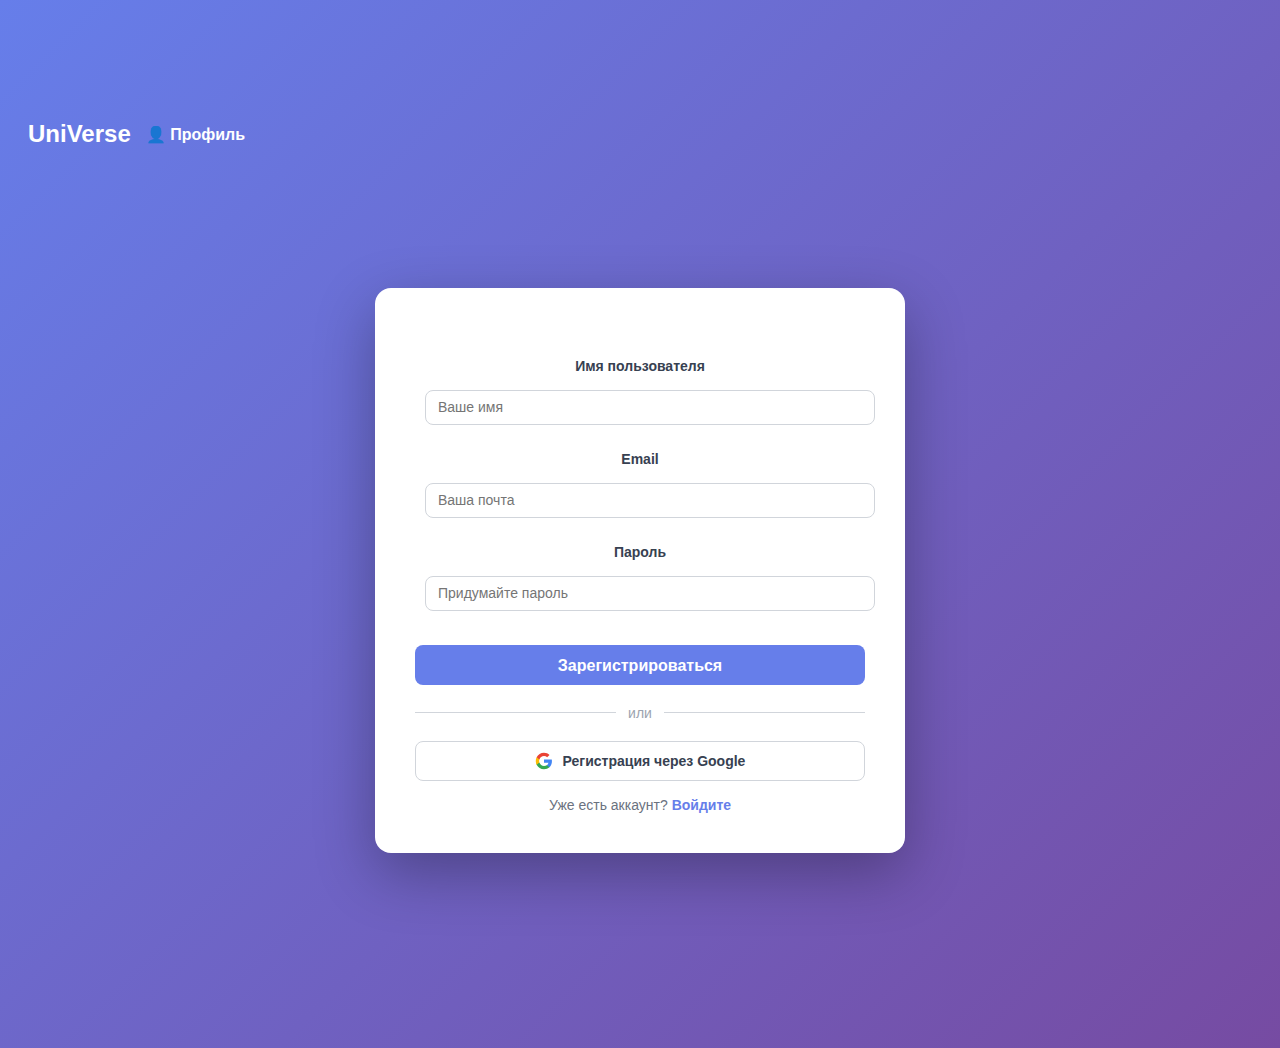
<file: register.html>
<!DOCTYPE html>
<html>
<head>
  <title>UniVerse - Регистрация</title>
  <link rel="stylesheet" href="style.css">
  <!-- Google Sign-In -->
  <script src="https://accounts.google.com/gsi/client" async defer></script>
  <style>
    body {
      display: flex;
      justify-content: center;
      align-items: center;
      min-height: 100vh;
      background: linear-gradient(135deg, #667eea 0%, #764ba2 100%);
      font-family: 'Inter', sans-serif;
      padding: 20px;
      position: relative;
    }

    .header-top {
      position: absolute;
      top: 20px;
      left: 20px;
      display: flex;
      gap: 15px;
      align-items: center;
    }

    .header-top a {
      color: white;
      text-decoration: none;
      font-weight: 600;
      transition: opacity 0.3s;
    }

    .header-top a:hover {
      opacity: 0.8;
    }

    .header-top .logo {
      color: white;
      font-size: 24px;
      font-weight: 700;
    }

    .auth-container {
      background: white;
      padding: 40px;
      border-radius: 16px;
      box-shadow: 0 20px 60px rgba(0, 0, 0, 0.3);
      width: 100%;
      max-width: 450px;
    }

    .auth-header {
      text-align: center;
      margin-bottom: 30px;
    }

    .auth-header h2 {
      font-size: 28px;
      color: #111827;
      margin: 0 0 10px 0;
    }

    .auth-header p {
      color: #6b7280;
      font-size: 14px;
      margin: 0;
    }

    .form-group {
      margin-bottom: 16px;
    }

    .form-group label {
      display: block;
      margin-bottom: 6px;
      font-weight: 600;
      color: #374151;
      font-size: 14px;
    }

    .form-group input {
      width: 100%;
      padding: 12px;
      border: 1px solid #d1d5db;
      border-radius: 8px;
      font-size: 14px;
      font-family: 'Inter', sans-serif;
      transition: 0.2s;
      box-sizing: border-box;
    }

    .form-group input:focus {
      outline: none;
      border-color: #667eea;
      box-shadow: 0 0 0 3px rgba(102, 126, 234, 0.1);
    }

    .form-submit {
      width: 100%;
      padding: 12px;
      background: #667eea;
      color: white;
      border: none;
      border-radius: 8px;
      font-size: 16px;
      font-weight: 600;
      cursor: pointer;
      transition: 0.2s;
      margin-top: 8px;
    }

    .form-submit:hover {
      background: #5568d3;
    }

    .divider {
      display: flex;
      align-items: center;
      margin: 20px 0;
      color: #9ca3af;
      font-size: 14px;
    }

    .divider::before,
    .divider::after {
      content: '';
      flex: 1;
      height: 1px;
      background: #d1d5db;
    }

    .divider::before {
      margin-right: 12px;
    }

    .divider::after {
      margin-left: 12px;
    }

    .google-btn {
      width: 100%;
      padding: 12px;
      background: white;
      color: #374151;
      border: 1px solid #d1d5db;
      border-radius: 8px;
      font-size: 14px;
      font-weight: 600;
      cursor: pointer;
      transition: 0.2s;
      display: flex;
      align-items: center;
      justify-content: center;
      gap: 10px;
    }

    .google-btn:hover {
      background: #f9fafb;
      border-color: #9ca3af;
    }

    .form-footer {
      text-align: center;
      margin-top: 16px;
      font-size: 14px;
      color: #6b7280;
    }

    .form-footer a {
      color: #667eea;
      cursor: pointer;
      font-weight: 600;
      text-decoration: none;
    }

    .form-footer a:hover {
      text-decoration: underline;
    }

    h2 {
      display: none;
    }

    p {
      display: none;
    }
  </style>
</head>
<body>

<div class="header-top">
  <div class="logo">UniVerse</div>
  <a href="profile.html">👤 Профиль</a>
</div>

<div class="auth-container">
  <div class="auth-header">
    <h2>Регистрация в UniVerse</h2>
    <p>Создайте аккаунт для поиска университетов</p>
  </div>

  <form id="registerForm">
    <div class="form-group">
      <label for="username">Имя пользователя</label>
      <input type="text" id="username" placeholder="Ваше имя" required>
    </div>
    <div class="form-group">
      <label for="email">Email</label>
      <input type="email" id="email" placeholder="Ваша почта" required>
    </div>
    <div class="form-group">
      <label for="password">Пароль</label>
      <input type="password" id="password" placeholder="Придумайте пароль" required>
    </div>
    <button type="submit" class="form-submit">Зарегистрироваться</button>
  </form>

  <div class="divider">или</div>

  <button type="button" class="google-btn" onclick="handleGoogleLogin('register')">
    <svg width="18" height="18" viewBox="0 0 24 24">
      <path fill="#4285F4" d="M22.56 12.25c0-.78-.07-1.53-.2-2.25H12v4.26h5.92c-.26 1.37-1.04 2.53-2.21 3.31v2.77h3.57c2.08-1.92 3.28-4.74 3.28-8.09z"/>
      <path fill="#34A853" d="M12 23c2.97 0 5.46-.98 7.28-2.66l-3.57-2.77c-.98.66-2.23 1.06-3.71 1.06-2.86 0-5.29-1.93-6.16-4.53H2.18v2.84C3.99 20.53 7.7 23 12 23z"/>
      <path fill="#FBBC05" d="M5.84 14.09c-.22-.66-.35-1.36-.35-2.09s.13-1.43.35-2.09V7.07H2.18C1.43 8.55 1 10.22 1 12s.43 3.45 1.18 4.93l2.85-2.22.81-.62z"/>
      <path fill="#EA4335" d="M12 5.38c1.62 0 3.06.56 4.21 1.64l3.15-3.15C17.45 2.09 14.97 1 12 1 7.7 1 3.99 3.47 2.18 7.07l3.66 2.84c.87-2.6 3.3-4.53 6.16-4.53z"/>
    </svg>
    Регистрация через Google
  </button>

  <div class="form-footer">
    Уже есть аккаунт? <a href="login.html">Войдите</a>
  </div>
</div>

<script src="config.js"></script>
<script src="app.js"></script>

</body>
</html>
</file>
<file: style.css>
body {
  font-family: Arial;
  text-align: center;
  margin-top: 100px;
  background: linear-gradient(to right, #667eea, #764ba2);
  color: white;
}

input {
  width: 250px;
  height: 35px;
  margin: 10px;
  border: none;
  border-radius: 5px;
  padding: 5px;
}

button {
  width: 260px;
  height: 40px;
  border: none;
  border-radius: 5px;
  background: black;
  color: white;
  cursor: pointer;
}

button:hover {
  background: #333;
}
</file>
